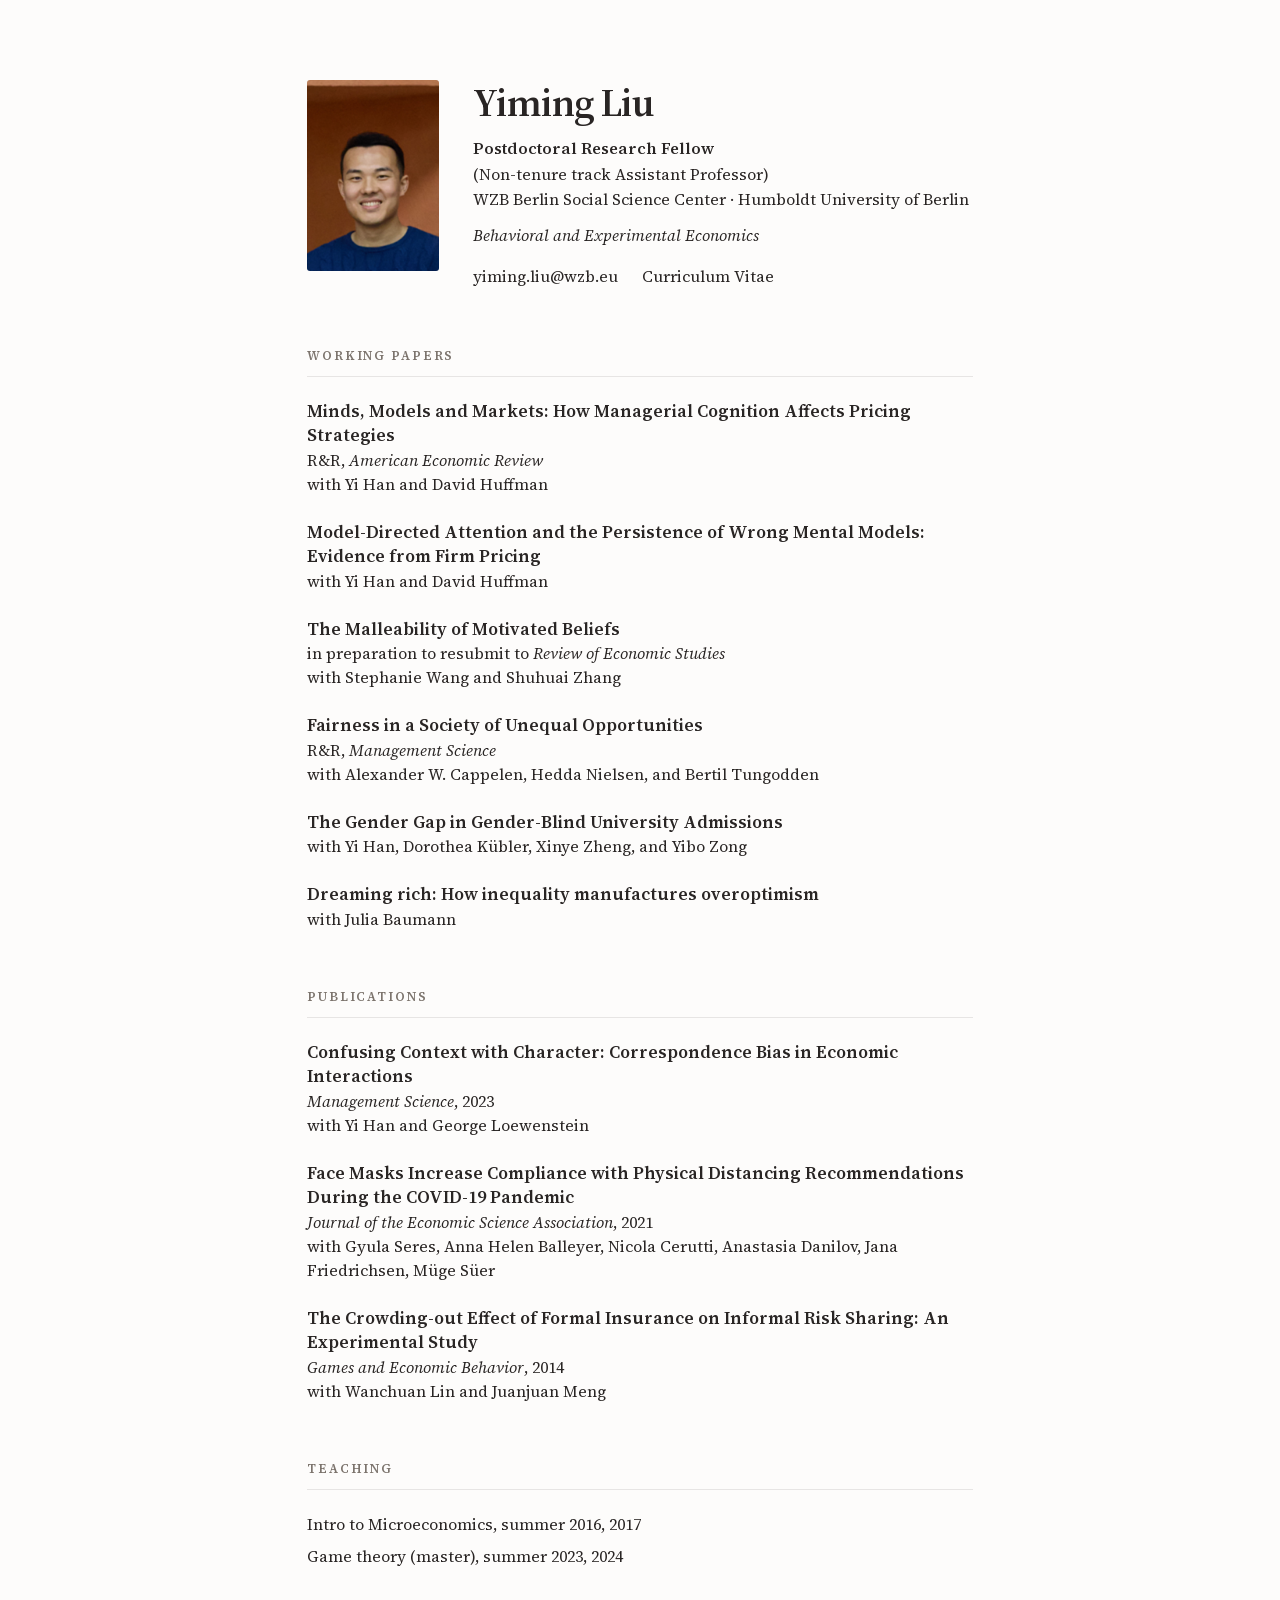
<file: index.html>
<!DOCTYPE html>
<html lang="en">
<head>
  <meta charset="utf-8">
  <meta name="viewport" content="width=device-width, initial-scale=1">
  <title>Yiming Liu</title>
  <meta name="description" content="Yiming Liu — Postdoctoral Research Fellow at the WZB Berlin Social Science Center and Humboldt University of Berlin. Behavioral and experimental economics.">
  <meta name="author" content="Yiming Liu">

  <meta property="og:title" content="Yiming Liu">
  <meta property="og:description" content="Postdoctoral Research Fellow, WZB Berlin Social Science Center / Humboldt University of Berlin. Behavioral and experimental economics.">
  <meta property="og:type" content="website">
  <meta property="og:url" content="https://www.yimingliuecon.com/">
  <meta property="og:image" content="https://www.yimingliuecon.com/uploads/1/2/2/7/122790501/published/picture1.png">

  <link rel="canonical" href="https://www.yimingliuecon.com/">
  <link rel="icon" href="data:,">
  <link rel="preload" as="font" type="font/woff2" href="/fonts/sourceserif-8c317.woff2" crossorigin>
  <link rel="stylesheet" href="/styles.css">
</head>
<body>

  <main>

    <header class="intro">
      <img class="photo" src="/uploads/1/2/2/7/122790501/published/picture1.png" alt="Yiming Liu" width="132" height="191">
      <div class="identity">
        <h1>Yiming Liu</h1>
        <p class="role">Postdoctoral Research Fellow<span class="alt">(Non-tenure track Assistant Professor)</span></p>
        <p class="org">WZB Berlin Social Science Center &middot; Humboldt University of Berlin</p>
        <p class="fields">Behavioral and Experimental Economics</p>
        <p class="links"><a href="mailto:yiming.liu@wzb.eu">yiming.liu@wzb.eu</a><a href="/uploads/1/2/2/7/122790501/cv_yiming_liu_2026.pdf" target="_blank">Curriculum Vitae</a></p>
      </div>
    </header>

    <section>
      <h2>Working Papers</h2>
      <p class="entry"><a href="/papers/minds-models-markets.pdf" target="_blank"><span class="t">Minds, Models and Markets: How Managerial Cognition Affects Pricing Strategies</span><span class="st">R&amp;R, <em>American Economic Review</em></span><span class="co">with Yi Han and David Huffman</span></a></p>
      <p class="entry"><a href="/papers/model-directed-attention-latest.pdf" target="_blank"><span class="t">Model-Directed Attention and the Persistence of Wrong Mental Models: Evidence from Firm Pricing</span><span class="co">with Yi Han and David Huffman</span></a></p>
      <p class="entry"><span class="t">The Malleability of Motivated Beliefs</span><span class="st">in preparation to resubmit to <em>Review of Economic Studies</em></span><span class="co">with Stephanie Wang and Shuhuai Zhang</span></p>
      <p class="entry"><a href="/papers/fairness-unequal-opportunities.pdf" target="_blank"><span class="t">Fairness in a Society of Unequal Opportunities</span><span class="st">R&amp;R, <em>Management Science</em></span><span class="co">with Alexander W. Cappelen, Hedda Nielsen, and Bertil Tungodden</span></a></p>
      <p class="entry"><a href="/papers/gender-gap-gender-blind-admissions.pdf" target="_blank"><span class="t">The Gender Gap in Gender-Blind University Admissions</span><span class="co">with Yi Han, Dorothea K&uuml;bler, Xinye Zheng, and Yibo Zong</span></a></p>
      <p class="entry"><a href="/papers/dreaming-rich.pdf" target="_blank"><span class="t">Dreaming rich: How inequality manufactures overoptimism</span><span class="co">with Julia Baumann</span></a></p>
    </section>
    <section>
      <h2>Publications</h2>
      <p class="entry"><a href="/papers/confusing-context-with-character.pdf" target="_blank"><span class="t">Confusing Context with Character: Correspondence Bias in Economic Interactions</span><span class="st"><em>Management Science</em>, 2023</span><span class="co">with Yi Han and George Loewenstein</span></a></p>
      <p class="entry"><a href="/papers/face-masks-physical-distancing.pdf" target="_blank"><span class="t">Face Masks Increase Compliance with Physical Distancing Recommendations During the COVID-19 Pandemic</span><span class="st"><em>Journal of the Economic Science Association</em>, 2021</span><span class="co">with Gyula Seres, Anna Helen Balleyer, Nicola Cerutti, Anastasia Danilov, Jana Friedrichsen, M&uuml;ge S&uuml;er</span></a></p>
      <p class="entry"><a href="/papers/crowding-out-informal-risk-sharing.pdf" target="_blank"><span class="t">The Crowding-out Effect of Formal Insurance on Informal Risk Sharing: An Experimental Study</span><span class="st"><em>Games and Economic Behavior</em>, 2014</span><span class="co">with Wanchuan Lin and Juanjuan Meng</span></a></p>
    </section>
    <section class="courses">
      <h2>Teaching</h2>
      <p>Intro to Microeconomics, summer 2016, 2017</p>
      <p>Game theory (master), summer 2023, 2024</p>
    </section>

  </main>

</body>
</html>
</file>
<file: styles.css>
/* ============================================================
   Yiming Liu — academic homepage
   Source Serif 4, self-hosted (renders behind the GFW, where
   fonts.googleapis.com does not resolve).
   One ink colour throughout: hierarchy comes from weight and
   order, not from greying anything down. Links carry no
   underline; hover is the only colour on the page.
   ============================================================ */

@font-face{font-family:'Source Serif 4';font-style:italic;font-weight:400;font-display:swap;src:url('/fonts/sourceserif-c2e0a.woff2') format('woff2');unicode-range:U+0100-02BA, U+02BD-02C5, U+02C7-02CC, U+02CE-02D7, U+02DD-02FF, U+0304, U+0308, U+0329, U+1D00-1DBF, U+1E00-1E9F, U+1EF2-1EFF, U+2020, U+20A0-20AB, U+20AD-20C0, U+2113, U+2C60-2C7F, U+A720-A7FF;}
@font-face{font-family:'Source Serif 4';font-style:italic;font-weight:400;font-display:swap;src:url('/fonts/sourceserif-24c55.woff2') format('woff2');unicode-range:U+0000-00FF, U+0131, U+0152-0153, U+02BB-02BC, U+02C6, U+02DA, U+02DC, U+0304, U+0308, U+0329, U+2000-206F, U+20AC, U+2122, U+2191, U+2193, U+2212, U+2215, U+FEFF, U+FFFD;}
@font-face{font-family:'Source Serif 4';font-style:normal;font-weight:400;font-display:swap;src:url('/fonts/sourceserif-8c317.woff2') format('woff2');unicode-range:U+0100-02BA, U+02BD-02C5, U+02C7-02CC, U+02CE-02D7, U+02DD-02FF, U+0304, U+0308, U+0329, U+1D00-1DBF, U+1E00-1E9F, U+1EF2-1EFF, U+2020, U+20A0-20AB, U+20AD-20C0, U+2113, U+2C60-2C7F, U+A720-A7FF;}
@font-face{font-family:'Source Serif 4';font-style:normal;font-weight:400;font-display:swap;src:url('/fonts/sourceserif-6a682.woff2') format('woff2');unicode-range:U+0000-00FF, U+0131, U+0152-0153, U+02BB-02BC, U+02C6, U+02DA, U+02DC, U+0304, U+0308, U+0329, U+2000-206F, U+20AC, U+2122, U+2191, U+2193, U+2212, U+2215, U+FEFF, U+FFFD;}
@font-face{font-family:'Source Serif 4';font-style:normal;font-weight:600;font-display:swap;src:url('/fonts/sourceserif-8c317.woff2') format('woff2');unicode-range:U+0100-02BA, U+02BD-02C5, U+02C7-02CC, U+02CE-02D7, U+02DD-02FF, U+0304, U+0308, U+0329, U+1D00-1DBF, U+1E00-1E9F, U+1EF2-1EFF, U+2020, U+20A0-20AB, U+20AD-20C0, U+2113, U+2C60-2C7F, U+A720-A7FF;}
@font-face{font-family:'Source Serif 4';font-style:normal;font-weight:600;font-display:swap;src:url('/fonts/sourceserif-6a682.woff2') format('woff2');unicode-range:U+0000-00FF, U+0131, U+0152-0153, U+02BB-02BC, U+02C6, U+02DA, U+02DC, U+0304, U+0308, U+0329, U+2000-206F, U+20AC, U+2122, U+2191, U+2193, U+2212, U+2215, U+FEFF, U+FFFD;}

:root{
  --ink:   #292524;   /* every piece of running text        */
  --label: #7c746d;   /* section labels only                */
  --accent:#9a3412;   /* hover only                         */
  --rule:  #e7e5e4;
  --page:  #fdfcfb;
  --serif: 'Source Serif 4', Charter, 'Bitstream Charter', Cambria, Georgia, serif;
}

*{margin:0;padding:0;box-sizing:border-box}
html{-webkit-text-size-adjust:100%}
img{display:block;max-width:100%;height:auto}
a{color:inherit;text-decoration:none}

body{
  font-family:var(--serif);
  font-size:17px;
  line-height:1.6;
  color:var(--ink);
  background:var(--page);
  -webkit-font-smoothing:antialiased;
  -moz-osx-font-smoothing:grayscale;
}

main{max-width:730px;margin:0 auto;padding:80px 32px 96px}

/* ---------- Intro ---------- */
.intro{display:grid;grid-template-columns:132px 1fr;gap:34px;align-items:start;margin-bottom:24px}
.photo{width:132px;border-radius:3px}
h1{font-size:40px;font-weight:600;line-height:1.1;letter-spacing:-.015em;margin-bottom:12px}
.role{font-weight:600;font-size:16px}
.role .alt{display:block;font-weight:400}
.org{font-size:16px}
.fields{font-size:16px;font-style:italic;margin-top:10px}
.links{margin-top:16px;font-size:16px;display:flex;gap:24px;flex-wrap:wrap}
.links a{transition:color .2s}
.links a:hover{color:var(--accent)}

/* ---------- Sections ---------- */
section{margin-top:56px}
h2{
  font-size:12.5px;font-weight:600;text-transform:uppercase;letter-spacing:.15em;
  color:var(--label);padding-bottom:10px;border-bottom:1px solid var(--rule);margin-bottom:22px;
}

/* ---------- Entries ----------
   Three stacked lines: title, journal/status, coauthors.
   All one colour; the title's weight and the ordering carry
   the hierarchy. Unlinked papers look identical to linked
   ones by design — not every entry has somewhere to go.      */
.entry{margin-bottom:24px}
.entry:last-child{margin-bottom:0}
.t,.st,.co{display:block}
.t{font-size:17.5px;font-weight:600;line-height:1.4;transition:color .2s}
.st,.co{font-size:16px;line-height:1.5}
.entry a:hover .t{color:var(--accent)}
.st a{transition:color .2s}
.st a:hover{color:var(--accent)}

.courses p{margin-bottom:6px;font-size:16px}

/* ---------- Small screens ---------- */
@media (max-width:640px){
  body{font-size:16.5px}
  main{padding:48px 22px 64px}
  .intro{grid-template-columns:1fr;gap:22px;margin-bottom:8px}
  .photo{width:118px}
  h1{font-size:33px}
  section{margin-top:44px}
  .t{font-size:17px}
  .st,.co{font-size:15.5px}
  .links{gap:18px}
}
</file>
